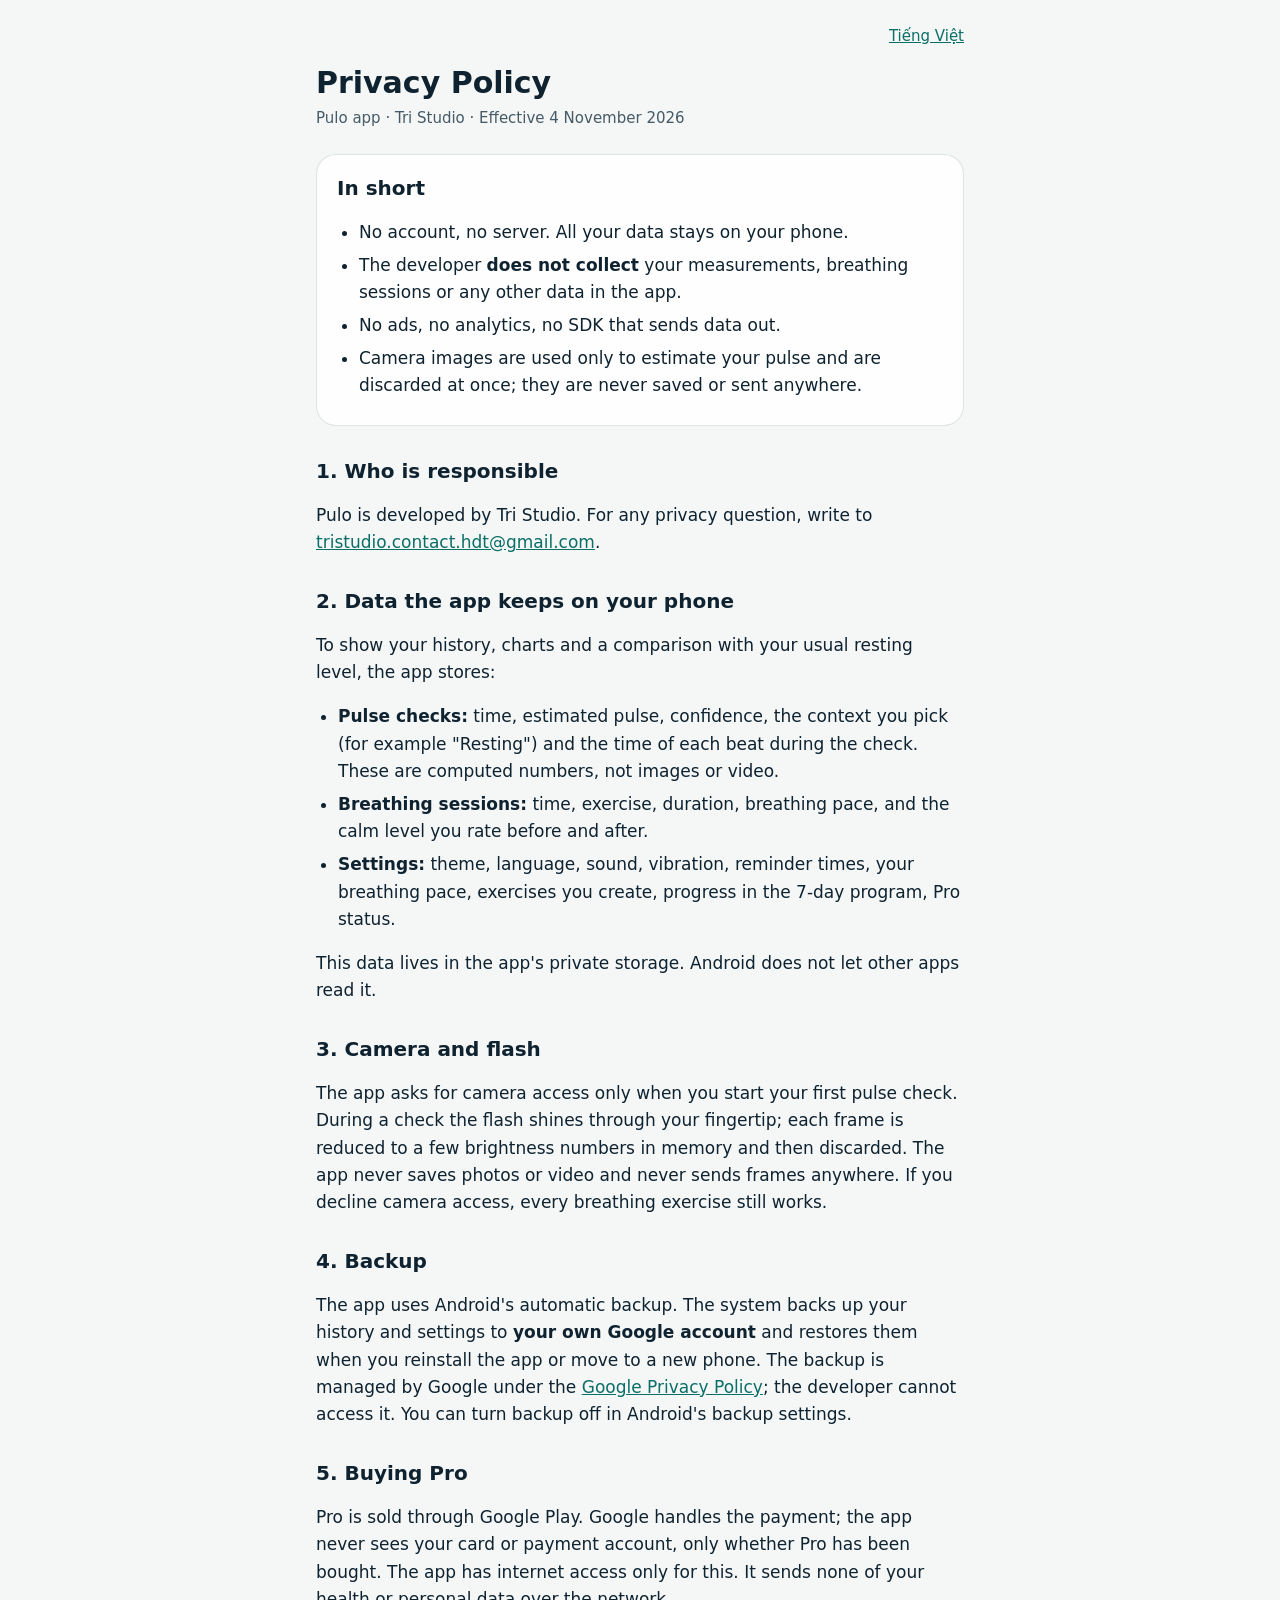
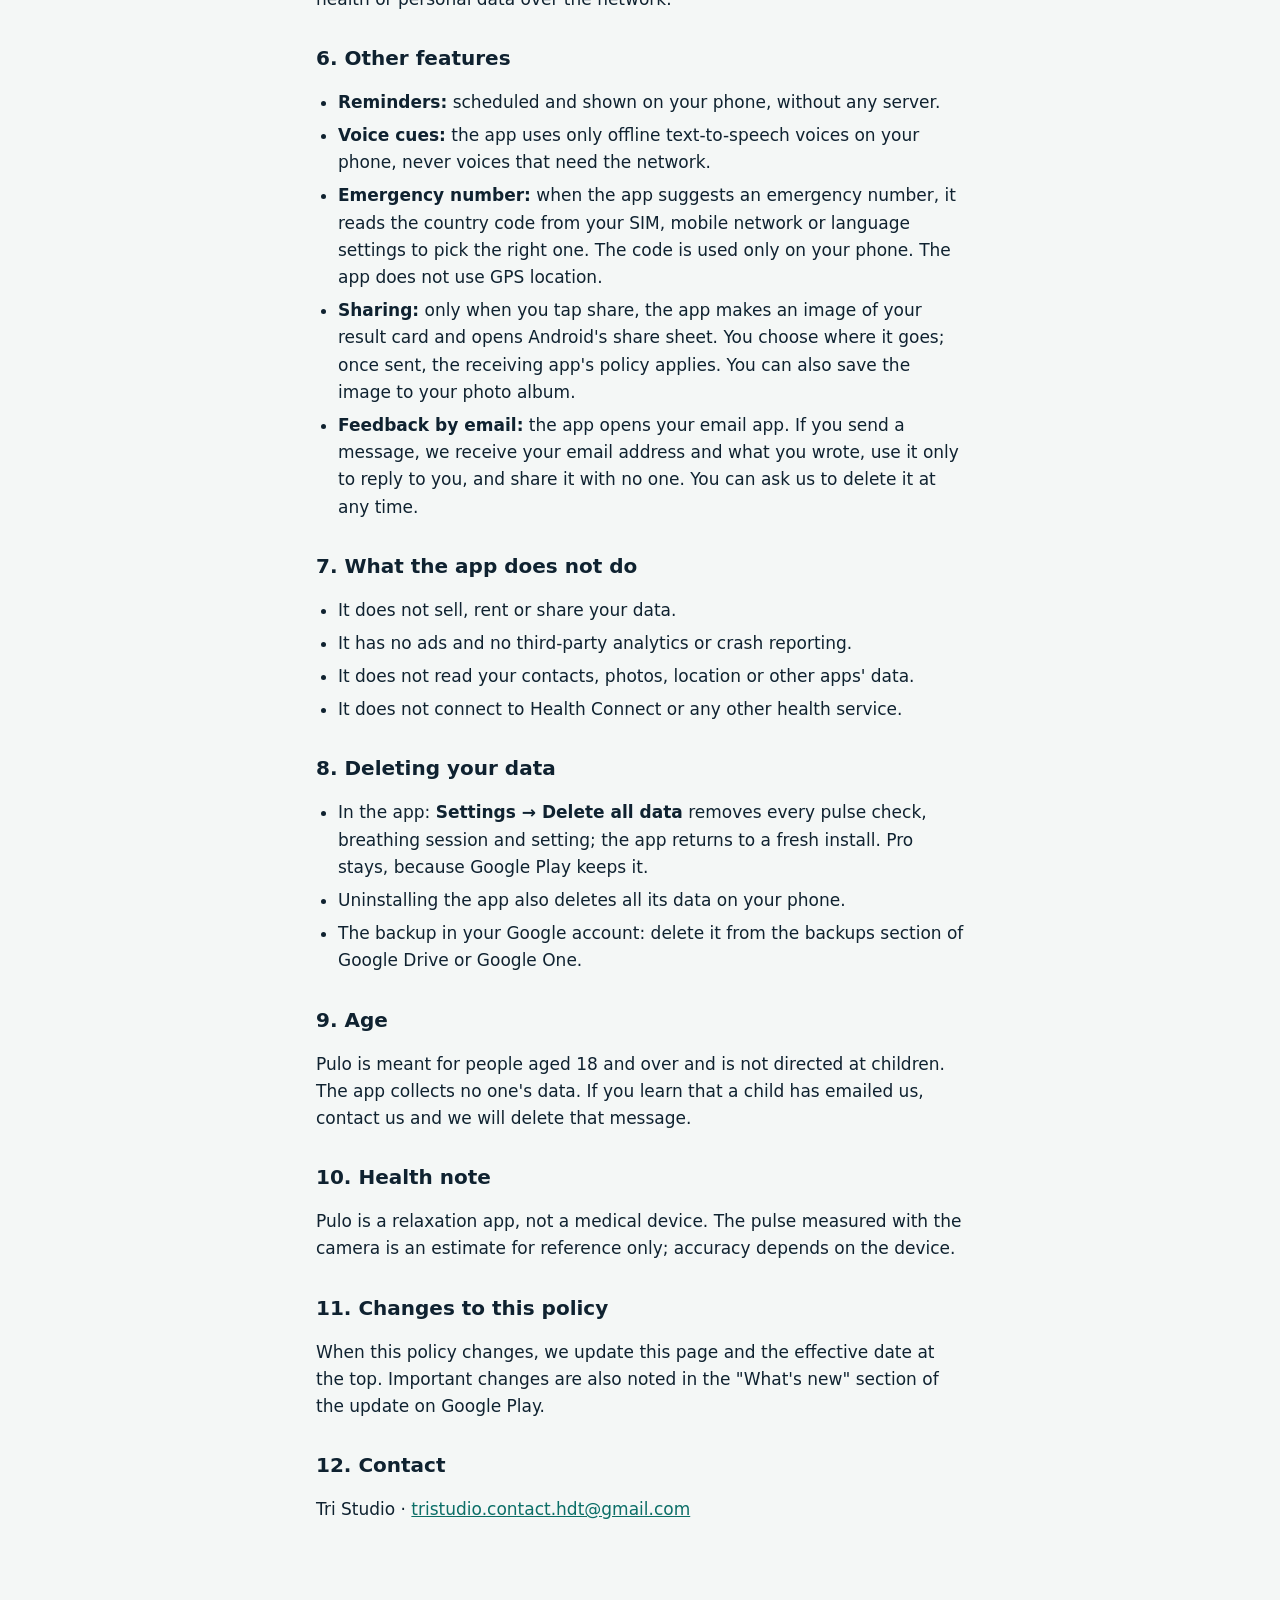
<file: index.html>
<!doctype html>
<html lang="en">
<head>
<meta charset="utf-8">
<meta name="viewport" content="width=device-width, initial-scale=1">
<title>Privacy Policy · Pulo</title>
<meta name="description" content="Privacy policy of the Pulo app: your data stays on your phone and the developer collects none of it.">
<link rel="alternate" hreflang="en" href="./">
<link rel="alternate" hreflang="vi" href="vi/">
<link rel="stylesheet" href="style.css">
</head>
<body>
<main>
<nav class="lang"><a href="vi/" hreflang="vi" lang="vi">Tiếng Việt</a></nav>

<h1>Privacy Policy</h1>
<p class="meta">Pulo app · Tri Studio · Effective 4 November 2026</p>

<section class="summary">
<h2>In short</h2>
<ul>
<li>No account, no server. All your data stays on your phone.</li>
<li>The developer <strong>does not collect</strong> your measurements, breathing sessions or any other data in the app.</li>
<li>No ads, no analytics, no SDK that sends data out.</li>
<li>Camera images are used only to estimate your pulse and are discarded at once; they are never saved or sent anywhere.</li>
</ul>
</section>

<h2>1. Who is responsible</h2>
<p>Pulo is developed by Tri Studio. For any privacy question, write to <a href="mailto:tristudio.contact.hdt@gmail.com">tristudio.contact.hdt@gmail.com</a>.</p>

<h2>2. Data the app keeps on your phone</h2>
<p>To show your history, charts and a comparison with your usual resting level, the app stores:</p>
<ul>
<li><strong>Pulse checks:</strong> time, estimated pulse, confidence, the context you pick (for example "Resting") and the time of each beat during the check. These are computed numbers, not images or video.</li>
<li><strong>Breathing sessions:</strong> time, exercise, duration, breathing pace, and the calm level you rate before and after.</li>
<li><strong>Settings:</strong> theme, language, sound, vibration, reminder times, your breathing pace, exercises you create, progress in the 7-day program, Pro status.</li>
</ul>
<p>This data lives in the app's private storage. Android does not let other apps read it.</p>

<h2>3. Camera and flash</h2>
<p>The app asks for camera access only when you start your first pulse check. During a check the flash shines through your fingertip; each frame is reduced to a few brightness numbers in memory and then discarded. The app never saves photos or video and never sends frames anywhere. If you decline camera access, every breathing exercise still works.</p>

<h2>4. Backup</h2>
<p>The app uses Android's automatic backup. The system backs up your history and settings to <strong>your own Google account</strong> and restores them when you reinstall the app or move to a new phone. The backup is managed by Google under the <a href="https://policies.google.com/privacy">Google Privacy Policy</a>; the developer cannot access it. You can turn backup off in Android's backup settings.</p>

<h2>5. Buying Pro</h2>
<p>Pro is sold through Google Play. Google handles the payment; the app never sees your card or payment account, only whether Pro has been bought. The app has internet access only for this. It sends none of your health or personal data over the network.</p>

<h2>6. Other features</h2>
<ul>
<li><strong>Reminders:</strong> scheduled and shown on your phone, without any server.</li>
<li><strong>Voice cues:</strong> the app uses only offline text-to-speech voices on your phone, never voices that need the network.</li>
<li><strong>Emergency number:</strong> when the app suggests an emergency number, it reads the country code from your SIM, mobile network or language settings to pick the right one. The code is used only on your phone. The app does not use GPS location.</li>
<li><strong>Sharing:</strong> only when you tap share, the app makes an image of your result card and opens Android's share sheet. You choose where it goes; once sent, the receiving app's policy applies. You can also save the image to your photo album.</li>
<li><strong>Feedback by email:</strong> the app opens your email app. If you send a message, we receive your email address and what you wrote, use it only to reply to you, and share it with no one. You can ask us to delete it at any time.</li>
</ul>

<h2>7. What the app does not do</h2>
<ul>
<li>It does not sell, rent or share your data.</li>
<li>It has no ads and no third-party analytics or crash reporting.</li>
<li>It does not read your contacts, photos, location or other apps' data.</li>
<li>It does not connect to Health Connect or any other health service.</li>
</ul>

<h2>8. Deleting your data</h2>
<ul>
<li>In the app: <strong>Settings → Delete all data</strong> removes every pulse check, breathing session and setting; the app returns to a fresh install. Pro stays, because Google Play keeps it.</li>
<li>Uninstalling the app also deletes all its data on your phone.</li>
<li>The backup in your Google account: delete it from the backups section of Google Drive or Google One.</li>
</ul>

<h2>9. Age</h2>
<p>Pulo is meant for people aged 18 and over and is not directed at children. The app collects no one's data. If you learn that a child has emailed us, contact us and we will delete that message.</p>

<h2>10. Health note</h2>
<p>Pulo is a relaxation app, not a medical device. The pulse measured with the camera is an estimate for reference only; accuracy depends on the device.</p>

<h2>11. Changes to this policy</h2>
<p>When this policy changes, we update this page and the effective date at the top. Important changes are also noted in the "What's new" section of the update on Google Play.</p>

<h2>12. Contact</h2>
<p>Tri Studio · <a href="mailto:tristudio.contact.hdt@gmail.com">tristudio.contact.hdt@gmail.com</a></p>
</main>
</body>
</html>
</file>
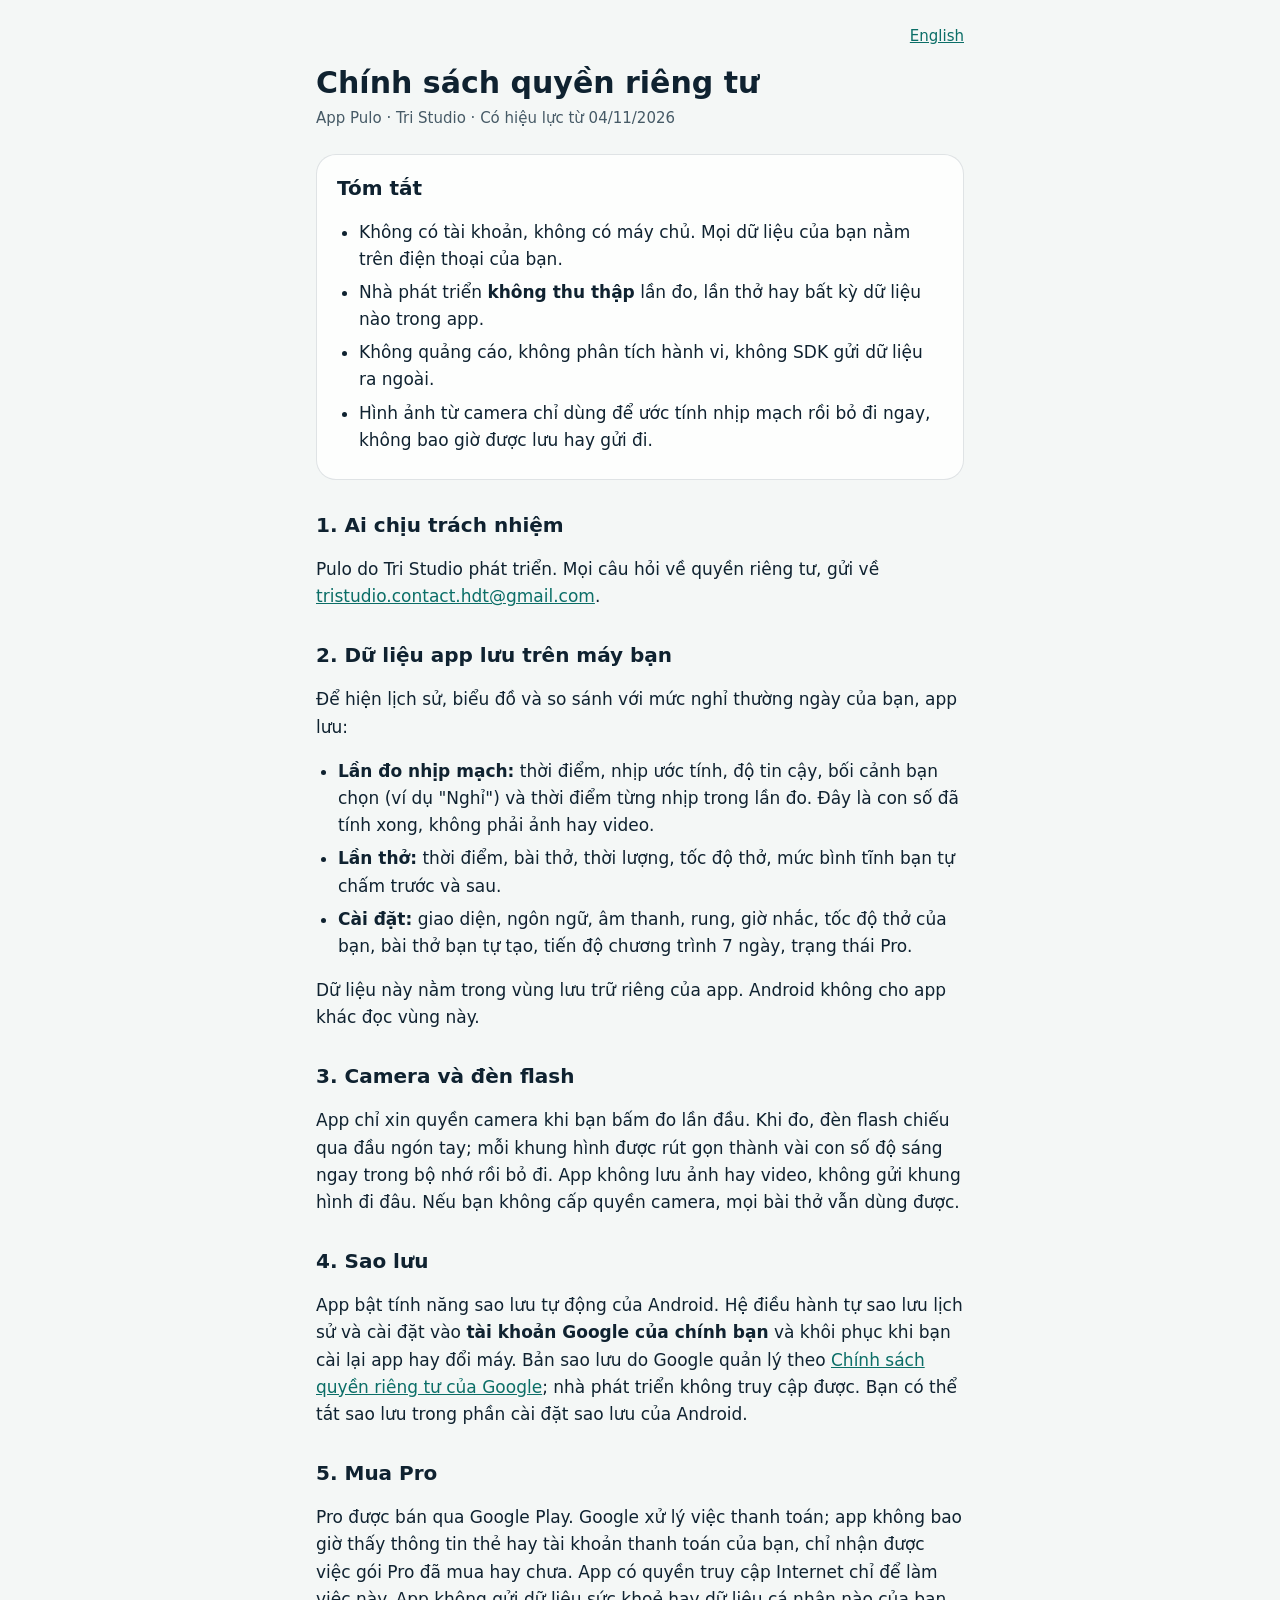
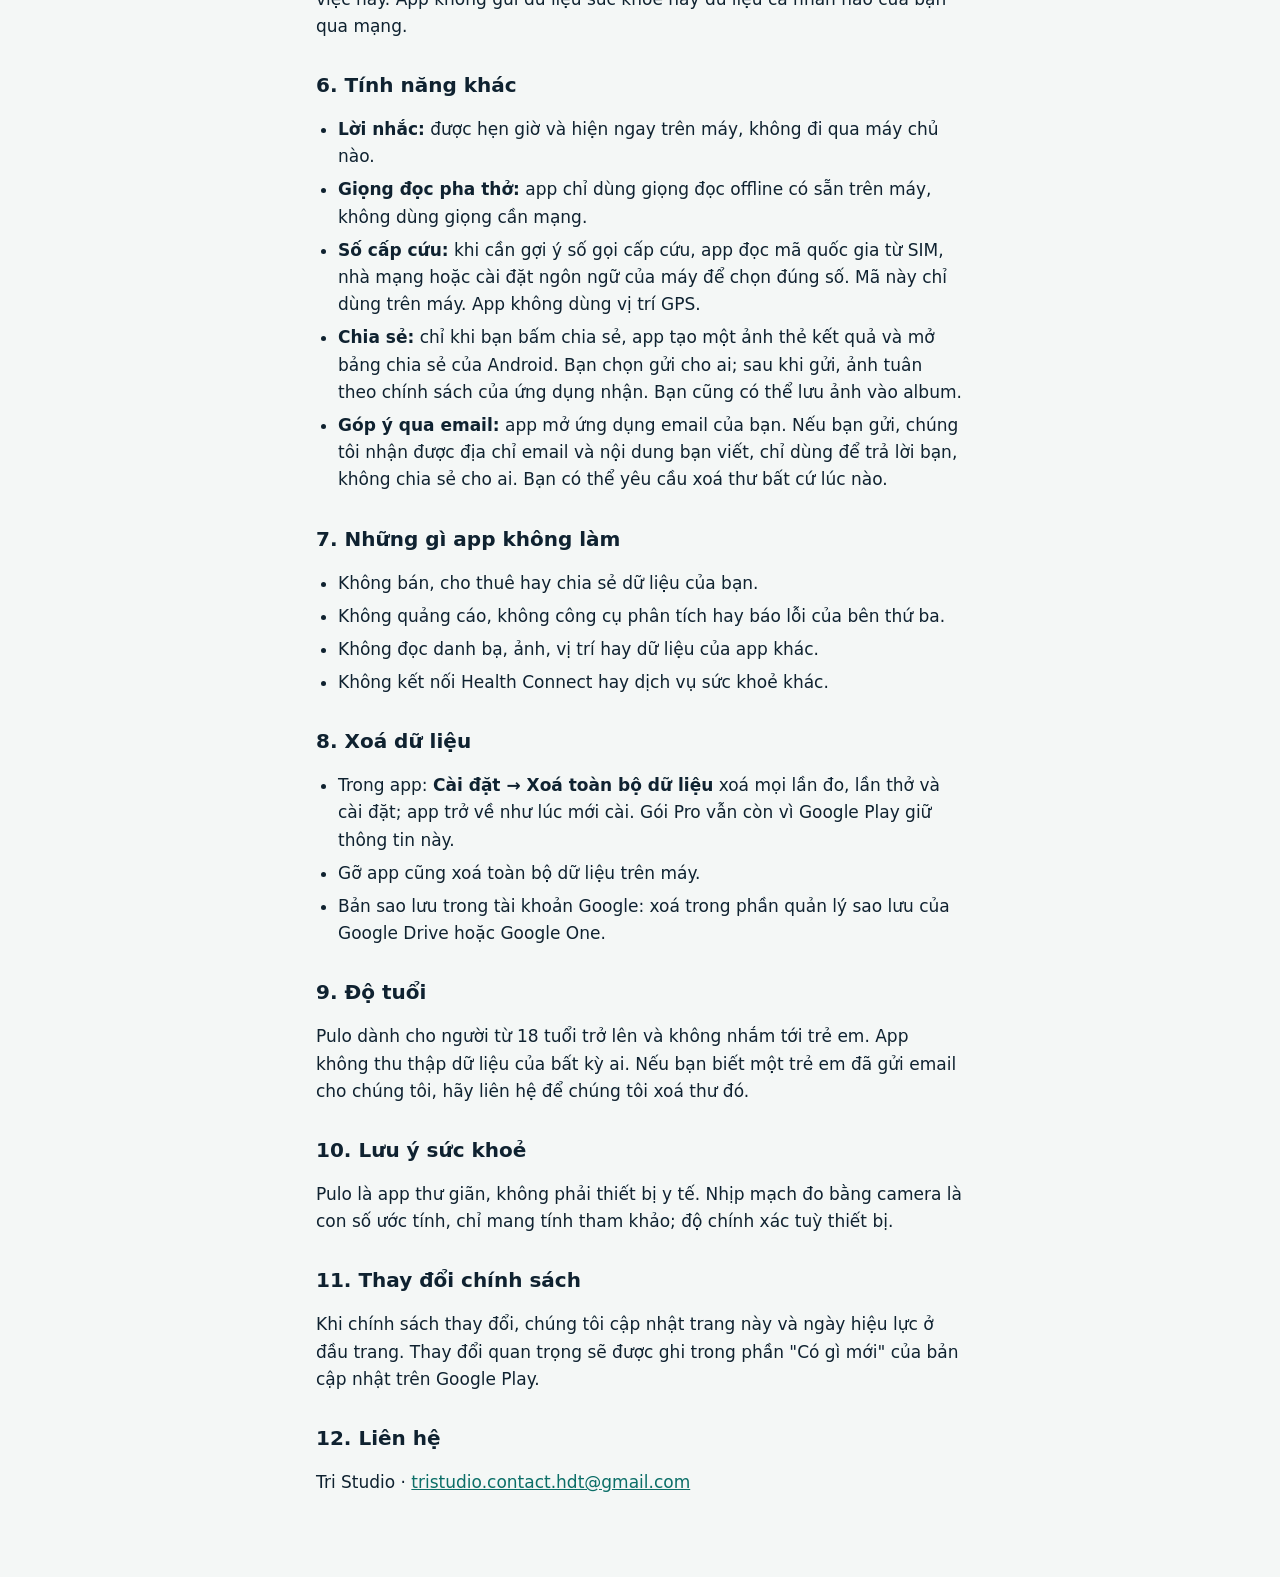
<file: vi/index.html>
<!doctype html>
<html lang="vi">
<head>
<meta charset="utf-8">
<meta name="viewport" content="width=device-width, initial-scale=1">
<title>Chính sách quyền riêng tư · Pulo</title>
<meta name="description" content="Chính sách quyền riêng tư của app Pulo: dữ liệu nằm trên máy bạn, nhà phát triển không thu thập.">
<link rel="alternate" hreflang="en" href="../">
<link rel="alternate" hreflang="vi" href="./">
<link rel="stylesheet" href="../style.css">
</head>
<body>
<main>
<nav class="lang"><a href="../" hreflang="en" lang="en">English</a></nav>

<h1>Chính sách quyền riêng tư</h1>
<p class="meta">App Pulo · Tri Studio · Có hiệu lực từ 04/11/2026</p>

<section class="summary">
<h2>Tóm tắt</h2>
<ul>
<li>Không có tài khoản, không có máy chủ. Mọi dữ liệu của bạn nằm trên điện thoại của bạn.</li>
<li>Nhà phát triển <strong>không thu thập</strong> lần đo, lần thở hay bất kỳ dữ liệu nào trong app.</li>
<li>Không quảng cáo, không phân tích hành vi, không SDK gửi dữ liệu ra ngoài.</li>
<li>Hình ảnh từ camera chỉ dùng để ước tính nhịp mạch rồi bỏ đi ngay, không bao giờ được lưu hay gửi đi.</li>
</ul>
</section>

<h2>1. Ai chịu trách nhiệm</h2>
<p>Pulo do Tri Studio phát triển. Mọi câu hỏi về quyền riêng tư, gửi về <a href="mailto:tristudio.contact.hdt@gmail.com">tristudio.contact.hdt@gmail.com</a>.</p>

<h2>2. Dữ liệu app lưu trên máy bạn</h2>
<p>Để hiện lịch sử, biểu đồ và so sánh với mức nghỉ thường ngày của bạn, app lưu:</p>
<ul>
<li><strong>Lần đo nhịp mạch:</strong> thời điểm, nhịp ước tính, độ tin cậy, bối cảnh bạn chọn (ví dụ "Nghỉ") và thời điểm từng nhịp trong lần đo. Đây là con số đã tính xong, không phải ảnh hay video.</li>
<li><strong>Lần thở:</strong> thời điểm, bài thở, thời lượng, tốc độ thở, mức bình tĩnh bạn tự chấm trước và sau.</li>
<li><strong>Cài đặt:</strong> giao diện, ngôn ngữ, âm thanh, rung, giờ nhắc, tốc độ thở của bạn, bài thở bạn tự tạo, tiến độ chương trình 7 ngày, trạng thái Pro.</li>
</ul>
<p>Dữ liệu này nằm trong vùng lưu trữ riêng của app. Android không cho app khác đọc vùng này.</p>

<h2>3. Camera và đèn flash</h2>
<p>App chỉ xin quyền camera khi bạn bấm đo lần đầu. Khi đo, đèn flash chiếu qua đầu ngón tay; mỗi khung hình được rút gọn thành vài con số độ sáng ngay trong bộ nhớ rồi bỏ đi. App không lưu ảnh hay video, không gửi khung hình đi đâu. Nếu bạn không cấp quyền camera, mọi bài thở vẫn dùng được.</p>

<h2>4. Sao lưu</h2>
<p>App bật tính năng sao lưu tự động của Android. Hệ điều hành tự sao lưu lịch sử và cài đặt vào <strong>tài khoản Google của chính bạn</strong> và khôi phục khi bạn cài lại app hay đổi máy. Bản sao lưu do Google quản lý theo <a href="https://policies.google.com/privacy?hl=vi">Chính sách quyền riêng tư của Google</a>; nhà phát triển không truy cập được. Bạn có thể tắt sao lưu trong phần cài đặt sao lưu của Android.</p>

<h2>5. Mua Pro</h2>
<p>Pro được bán qua Google Play. Google xử lý việc thanh toán; app không bao giờ thấy thông tin thẻ hay tài khoản thanh toán của bạn, chỉ nhận được việc gói Pro đã mua hay chưa. App có quyền truy cập Internet chỉ để làm việc này. App không gửi dữ liệu sức khoẻ hay dữ liệu cá nhân nào của bạn qua mạng.</p>

<h2>6. Tính năng khác</h2>
<ul>
<li><strong>Lời nhắc:</strong> được hẹn giờ và hiện ngay trên máy, không đi qua máy chủ nào.</li>
<li><strong>Giọng đọc pha thở:</strong> app chỉ dùng giọng đọc offline có sẵn trên máy, không dùng giọng cần mạng.</li>
<li><strong>Số cấp cứu:</strong> khi cần gợi ý số gọi cấp cứu, app đọc mã quốc gia từ SIM, nhà mạng hoặc cài đặt ngôn ngữ của máy để chọn đúng số. Mã này chỉ dùng trên máy. App không dùng vị trí GPS.</li>
<li><strong>Chia sẻ:</strong> chỉ khi bạn bấm chia sẻ, app tạo một ảnh thẻ kết quả và mở bảng chia sẻ của Android. Bạn chọn gửi cho ai; sau khi gửi, ảnh tuân theo chính sách của ứng dụng nhận. Bạn cũng có thể lưu ảnh vào album.</li>
<li><strong>Góp ý qua email:</strong> app mở ứng dụng email của bạn. Nếu bạn gửi, chúng tôi nhận được địa chỉ email và nội dung bạn viết, chỉ dùng để trả lời bạn, không chia sẻ cho ai. Bạn có thể yêu cầu xoá thư bất cứ lúc nào.</li>
</ul>

<h2>7. Những gì app không làm</h2>
<ul>
<li>Không bán, cho thuê hay chia sẻ dữ liệu của bạn.</li>
<li>Không quảng cáo, không công cụ phân tích hay báo lỗi của bên thứ ba.</li>
<li>Không đọc danh bạ, ảnh, vị trí hay dữ liệu của app khác.</li>
<li>Không kết nối Health Connect hay dịch vụ sức khoẻ khác.</li>
</ul>

<h2>8. Xoá dữ liệu</h2>
<ul>
<li>Trong app: <strong>Cài đặt → Xoá toàn bộ dữ liệu</strong> xoá mọi lần đo, lần thở và cài đặt; app trở về như lúc mới cài. Gói Pro vẫn còn vì Google Play giữ thông tin này.</li>
<li>Gỡ app cũng xoá toàn bộ dữ liệu trên máy.</li>
<li>Bản sao lưu trong tài khoản Google: xoá trong phần quản lý sao lưu của Google Drive hoặc Google One.</li>
</ul>

<h2>9. Độ tuổi</h2>
<p>Pulo dành cho người từ 18 tuổi trở lên và không nhắm tới trẻ em. App không thu thập dữ liệu của bất kỳ ai. Nếu bạn biết một trẻ em đã gửi email cho chúng tôi, hãy liên hệ để chúng tôi xoá thư đó.</p>

<h2>10. Lưu ý sức khoẻ</h2>
<p>Pulo là app thư giãn, không phải thiết bị y tế. Nhịp mạch đo bằng camera là con số ước tính, chỉ mang tính tham khảo; độ chính xác tuỳ thiết bị.</p>

<h2>11. Thay đổi chính sách</h2>
<p>Khi chính sách thay đổi, chúng tôi cập nhật trang này và ngày hiệu lực ở đầu trang. Thay đổi quan trọng sẽ được ghi trong phần "Có gì mới" của bản cập nhật trên Google Play.</p>

<h2>12. Liên hệ</h2>
<p>Tri Studio · <a href="mailto:tristudio.contact.hdt@gmail.com">tristudio.contact.hdt@gmail.com</a></p>
</main>
</body>
</html>
</file>
<file: style.css>
/* Colors from docs/design/system/tokens.json. System fonts only: the page loads nothing from third parties. */
:root {
  color-scheme: light dark;
  --bg: #f4f7f6;
  --card: rgba(255, 255, 255, 0.80);
  --ink: #0f2230;
  --ink-muted: #465a66;
  --lagoon: #0b6e67;
  --line: rgba(15, 34, 48, 0.12);
}

@media (prefers-color-scheme: dark) {
  :root {
    --bg: #0b1418;
    --card: rgba(16, 26, 31, 0.80);
    --ink: #eef6f5;
    --ink-muted: #a8bcc1;
    --lagoon: #5ee0cf;
    --line: rgba(255, 255, 255, 0.16);
  }
}

* { box-sizing: border-box; }

body {
  margin: 0;
  background: var(--bg);
  color: var(--ink);
  font: 17px/1.6 system-ui, -apple-system, "Segoe UI", Roboto, sans-serif;
}

main {
  max-width: 680px;
  margin: 0 auto;
  padding: 24px 16px 64px;
}

a { color: var(--lagoon); }

.lang { text-align: end; font-size: 15px; }

h1 { font-size: 30px; line-height: 1.25; margin: 16px 0 4px; }

h2 { font-size: 20px; line-height: 1.35; margin: 32px 0 8px; }

.meta { color: var(--ink-muted); font-size: 15px; margin: 0; }

.summary {
  margin-top: 24px;
  padding: 4px 20px 8px;
  background: var(--card);
  border: 1px solid var(--line);
  border-radius: 20px;
}

.summary h2 { margin-top: 16px; }

ul { padding-inline-start: 22px; }

li { margin: 6px 0; }
</file>
